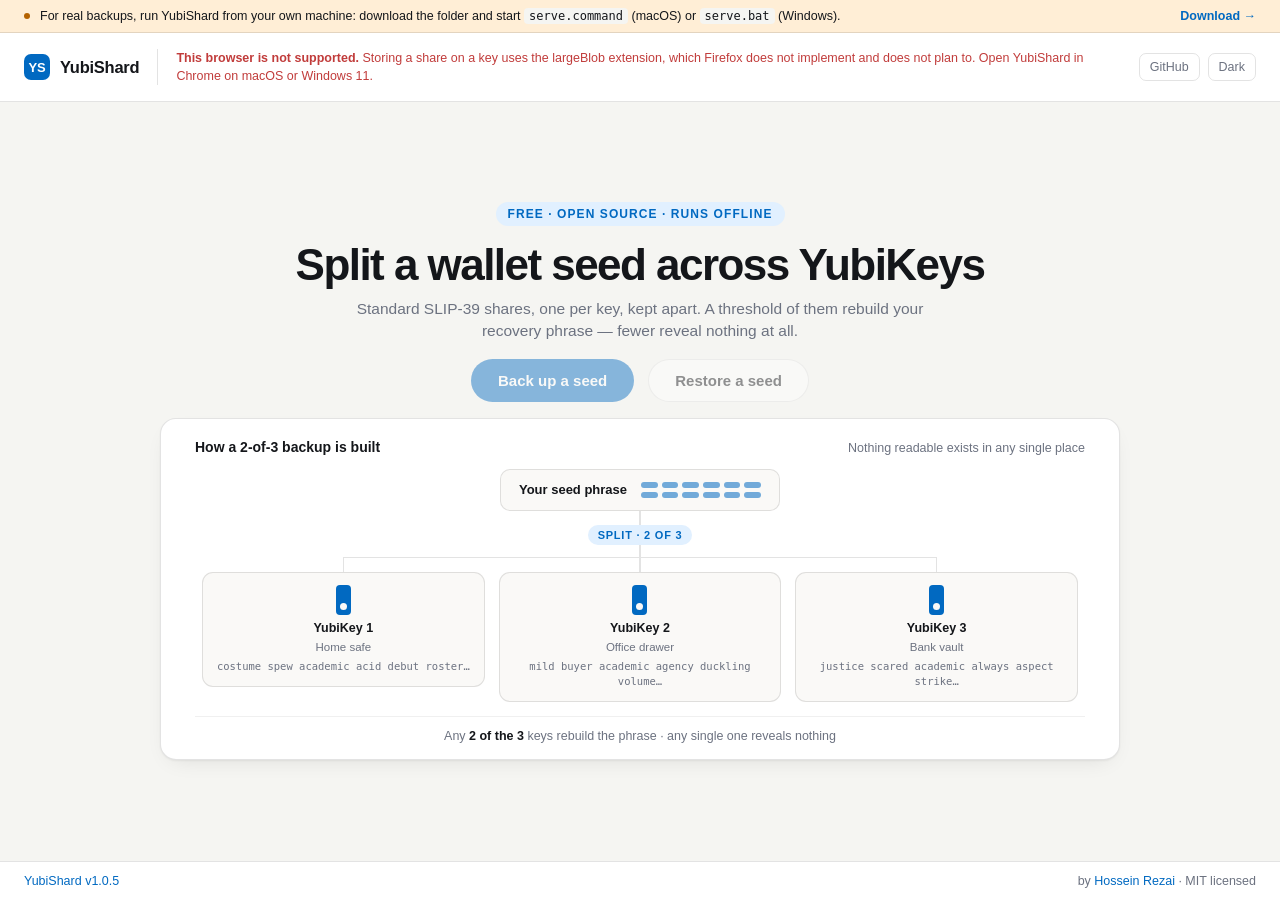
<file: index.html>
<!DOCTYPE html>
<html lang="en">

<head>
  <meta charset="utf-8">
  <meta name="viewport" content="width=device-width, initial-scale=1">
  <meta name="description"
    content="Split a wallet recovery phrase into SLIP-39 shares and store one on each YubiKey. A threshold of them rebuild the phrase; fewer reveal nothing.">
  <title>YubiShard — split a wallet seed across YubiKeys</title>
  <link rel="stylesheet" href="styles.css">
</head>

<body>

  <div class="shell">

    <div class="banner" id="dl-banner">
      <span class="banner-dot"></span>
      <span>For real backups, run YubiShard from your own machine: download the folder and start
        <code>serve.command</code> (macOS) or <code>serve.bat</code> (Windows).</span>
      <a href="https://github.com/hosseinpro/yubishard/releases/latest/download/yubishard.zip">Download →</a>
    </div>

    <header class="top">
      <button class="brand" type="button" data-act="home">
        <span class="brand-mark" aria-hidden="true">YS</span>
        <span class="brand-name">YubiShard</span>
      </button>
      <span class="env-warn" id="env-banner"></span>
      <div class="top-actions">
        <a class="btn-ghost-sm" href="https://github.com/hosseinpro/yubishard" target="_blank" rel="noopener">GitHub</a>
        <button class="btn-ghost-sm" type="button" data-act="theme" id="theme-btn">Dark</button>
      </div>
    </header>

    <main class="home" id="home">
      <span class="pill">Free · open source · runs offline</span>
      <h1 class="hero">Split a wallet seed across YubiKeys</h1>
      <p class="lede">Standard SLIP-39 shares, one per key, kept apart. A threshold of them rebuild
        your recovery phrase — fewer reveal nothing at all.</p>
      <div class="cta-row">
        <button class="btn btn-primary" type="button" data-act="backup">Back up a seed</button>
        <button class="btn btn-outline" type="button" data-act="restore">Restore a seed</button>
      </div>

      <div class="diagram">
        <div class="diagram-head">
          <span>How a 2-of-3 backup is built</span>
          <span>Nothing readable exists in any single place</span>
        </div>
        <div class="diagram-body">
          <div class="seedbox">
            <span>Your seed phrase</span>
            <span class="ticks" aria-hidden="true">
              <i></i><i></i><i></i><i></i><i></i><i></i><i></i><i></i><i></i><i></i><i></i><i></i>
            </span>
          </div>
          <span class="stem"></span>
          <span class="split-pill">split · 2 of 3</span>
          <span class="stem short"></span>
          <div class="shards">
            <div class="shard">
              <span class="rail"><i></i><i></i></span>
              <span class="stem"></span>
              <div class="shard-card">
                <span class="key-icon" aria-hidden="true"><i></i></span>
                <span class="shard-name">YubiKey 1</span>
                <span class="shard-place">Home safe</span>
                <span class="shard-blob">costume spew academic acid debut roster…</span>
              </div>
            </div>
            <div class="shard">
              <span class="rail"><i></i><i></i></span>
              <span class="stem"></span>
              <div class="shard-card">
                <span class="key-icon" aria-hidden="true"><i></i></span>
                <span class="shard-name">YubiKey 2</span>
                <span class="shard-place">Office drawer</span>
                <span class="shard-blob">mild buyer academic agency duckling volume…</span>
              </div>
            </div>
            <div class="shard">
              <span class="rail"><i></i><i></i></span>
              <span class="stem"></span>
              <div class="shard-card">
                <span class="key-icon" aria-hidden="true"><i></i></span>
                <span class="shard-name">YubiKey 3</span>
                <span class="shard-place">Bank vault</span>
                <span class="shard-blob">justice scared academic always aspect strike…</span>
              </div>
            </div>
          </div>
          <div class="diagram-foot">Any <b>2 of the 3</b> keys rebuild the phrase · any single one
            reveals nothing</div>
        </div>
      </div>
    </main>

    <main class="flow" id="flow" hidden>
      <nav class="side" aria-label="Progress">
        <button class="back-link" type="button" data-act="home">← All tools</button>
        <div class="kicker" id="flow-kicker">Backup</div>
        <h1 class="flow-title" id="flow-title">Split and seal</h1>
        <ol class="stepper" id="stepper"></ol>
      </nav>

      <div class="stage">

        <section class="panel" id="p-seed" hidden>
          <h2 class="title">Enter your recovery phrase</h2>
          <p class="sub">Paste it into any box and the rest fill in automatically. It stays in this tab's
            memory only — never saved, never sent.</p>
          <div class="wordbar" role="group" aria-label="Phrase length">
            <button class="chip" type="button" id="chip12" data-act="count12" aria-pressed="false">12 words</button>
            <button class="chip" type="button" id="chip20" data-act="count20" aria-pressed="false">20 words</button>
            <button class="chip" type="button" id="chip24" data-act="count24" aria-pressed="false">24 words</button>
            <span class="note" id="std-hint"></span>
            <span class="note" id="word-progress"></span>
          </div>
          <div class="wordgrid" id="wordgrid" role="group" aria-label="Recovery phrase"></div>
          <div class="card pass-card">
            <span class="field-label" id="pass-q">Does this wallet use a passphrase?</span>
            <div class="chip-row" role="group" aria-labelledby="pass-q">
              <button class="chip" type="button" id="pass-no" data-act="pass-no" aria-pressed="false">No</button>
              <button class="chip" type="button" id="pass-yes" data-act="pass-yes" aria-pressed="false">Yes</button>
            </div>
            <div class="field pass-field" id="decrypt-pass-wrap" hidden>
              <label class="field-label" for="input-pass">Passphrase for this share</label>
              <input class="text" type="password" id="input-pass" data-act="inputpass" autocomplete="off"
                aria-describedby="input-pass-help" placeholder="The one that unlocks these 20 words">
              <span class="field-help" id="input-pass-help">Needed to read the share. Without it the words decode to a
                different secret, with no way to tell.</span>
            </div>
          </div>
          <div class="actions">
            <button class="btn btn-primary" type="button" id="seed-next" data-act="seed-next">Continue</button>
            <span class="note" id="seed-fp-wrap" hidden><span id="seed-fp-label"></span>
              <span class="mono" id="seed-fp"></span> — stored on every key, so a restore shows it
              back to you</span>
            <span class="note" id="seed-blocked">Answer the passphrase question to continue</span>
          </div>
          <div class="err-line" id="seed-err" role="alert" hidden></div>
          <div class="demo-row">
            <button class="linkbtn" type="button" data-act="demo">Fill with a throwaway test phrase</button>
          </div>
        </section>

        <section class="panel" id="p-split" hidden>
          <h2 class="title">Choose how to split it</h2>
          <p class="sub">More shares means more places to lose one safely. A lower threshold means an
            easier recovery — and an easier theft.</p>
          <div class="card">
            <div class="slider-head"><span>Total shares</span><span id="n-val">5</span></div>
            <input type="range" min="1" max="10" step="1" value="5" id="n-range" data-act="n" aria-label="Total shares">
            <div class="slider-head spaced"><span>Needed to restore</span><span id="m-val">3</span></div>
            <input type="range" min="1" max="10" step="1" value="3" id="m-range" data-act="m"
              aria-label="Needed to restore">
            <div class="viz-row" id="viz" aria-hidden="true"></div>
            <p class="split-sentence" id="split-sentence"></p>
            <p class="split-note" id="split-note"></p>
          </div>
          <div class="actions">
            <button class="btn btn-primary" type="button" id="split-next" data-act="split-next">Split</button>
            <button class="btn btn-outline" type="button" data-act="back">Back</button>
          </div>
        </section>

        <section class="panel" id="p-encrypt" hidden>
          <h2 class="title">Write each share to a YubiKey</h2>
          <p class="sub" id="pin-note"></p>
          <ul class="rows" id="enc-rows"></ul>
          <div class="actions" id="to-verify-wrap" hidden>
            <button class="btn btn-primary" type="button" data-act="to-verify">Verify the backup →</button>
          </div>
        </section>

        <section class="panel" id="p-verify" hidden>
          <h2 class="title">Prove it restores</h2>
          <p class="sub" id="verify-sub"></p>
          <ul class="rows" id="verify-rows"></ul>
          <div class="actions">
            <button class="btn btn-primary" type="button" id="verify-btn" data-act="verify-read">
              <span class="spinner" hidden></span>
              <span class="btn-label">Read a YubiKey</span>
            </button>
            <span class="result" id="verify-msg" role="status"></span>
          </div>
        </section>

        <section class="panel" id="p-done" hidden>
          <div class="badge-ok" id="done-badge"></div>
          <h2 class="title">Your backup is ready</h2>
          <p class="sub">Store the keys in different places. <span id="done-fp-label"></span>
            <span class="mono" id="done-fp"></span> — a future restore must show the same.
          </p>
          <ul class="done-grid" id="done-grid"></ul>
          <div class="actions">
            <button class="btn btn-danger" type="button" data-act="wipe">Wipe this session</button>
            <span class="note err">Then close every YubiShard tab — the phrase stays in memory until the
              last one is closed.</span>
          </div>
        </section>

        <section class="panel" id="p-collect" hidden>
          <h2 class="title">Read your YubiKeys</h2>
          <p class="sub">Plug in one key at a time and read its share.</p>
          <ul class="rows" id="collect-rows"></ul>
          <div class="actions">
            <button class="btn btn-primary" type="button" id="read-btn" data-act="read-key">
              <span class="spinner" hidden></span>
              <span class="btn-label">Read a YubiKey</span>
            </button>
            <span class="note" id="collect-hint"></span>
          </div>
          <div class="err-line" id="read-err" role="alert" hidden></div>
        </section>

        <section class="panel" id="p-restored" hidden>
          <div class="badge-ok">Seed reconstructed</div>
          <h2 class="title">Here is your recovery phrase</h2>
          <p class="sub"><span id="restored-kind"></span> · <b id="restored-passphrase"></b>
            · <span id="restored-fp-label"></span>
            <span class="mono" id="restored-fp"></span>. Close this tab as soon as you have what you
            need.
          </p>
          <div class="err-line" id="restored-pass" hidden></div>
          <div class="reveal-wrap">
            <div class="words-out is-hidden" id="words-out"></div>
          </div>
          <p class="split-note" id="restored-alt" hidden></p>
          <div class="actions">
            <button class="btn btn-primary" type="button" id="reveal-btn" data-act="reveal">Reveal phrase</button>
            <button class="btn btn-outline" type="button" id="copy-seed-btn" data-act="copy-seed">Copy phrase</button>
            <button class="btn btn-danger" type="button" data-act="wipe">Wipe this session</button>
            <span class="note err">Then close every YubiShard tab — the phrase stays in memory until the
              last one is closed.</span>
          </div>
        </section>

      </div>
    </main>

    <footer class="foot">
      <span><a href="https://github.com/hosseinpro/yubishard/releases/tag/v1.0.5" target="_blank"
          rel="noopener">YubiShard v1.0.5</a></span>
      <span class="right">by <a href="https://www.hosspro.com/" target="_blank" rel="noopener">Hossein Rezai</a> · MIT
        licensed</span>
    </footer>

  </div>

  <template id="tpl-step">
    <li class="step">
      <div class="step-rail"><span class="step-dot"></span><span class="step-line"></span></div>
      <div class="step-body">
        <div class="step-title"></div>
        <div class="step-note"></div>
      </div>
    </li>
  </template>

  <template id="tpl-word">
    <label class="word">
      <span class="sr-only">Word</span>
      <span class="word-n"></span>
      <input spellcheck="false" autocomplete="off" data-act="word">
    </label>
  </template>

  <template id="tpl-viz">
    <div class="viz"><i></i><span></span></div>
  </template>

  <template id="tpl-enc-row">
    <li class="row">
      <div class="row-head">
        <span class="row-dot"></span>
        <span class="row-title"></span>
        <span class="row-sub"></span>
        <span class="status"></span>
      </div>
      <div class="row-body" hidden>
        <div class="field-grid">
          <label class="field">
            <span class="field-label">Label for this key</span>
            <input class="text f-label" data-act="keylabel" placeholder="e.g. Home safe — blue key">
          </label>
        </div>
        <div class="actions">
          <button class="btn btn-primary btn-mid f-write" type="button" data-act="write-key">
            <span class="spinner" hidden></span><span class="btn-label"></span>
          </button>
          <span class="note f-hint"></span>
        </div>
        <div class="err-line">
          <span class="f-err" role="alert"></span>
          <span class="addr-inline f-addr" hidden>
            <span class="f-addr-lead"></span>
            <code class="f-addr-url"></code>
            <button class="icon-btn" type="button" data-act="copy-keys-url" title="Copy address"
              aria-label="Copy address">
              <svg viewBox="0 0 16 16" aria-hidden="true" focusable="false">
                <rect x="5.5" y="5.5" width="8" height="9" rx="1.5"></rect>
                <path d="M10.5 3.5v-1a1 1 0 0 0-1-1h-6a1 1 0 0 0-1 1v8a1 1 0 0 0 1 1h1"></path>
              </svg>
            </button>
            <span class="f-addr-done"></span>
          </span>
        </div>
      </div>
      <div class="row-done" hidden>
        <div class="note f-stored"></div>
      </div>
    </li>
  </template>

  <template id="tpl-read-row">
    <li class="row is-done">
      <div class="row-head">
        <span class="row-dot">✓</span>
        <span class="row-title"></span>
        <span class="row-sub"></span>
        <span class="status ok">Read</span>
      </div>
    </li>
  </template>

  <template id="tpl-done-card">
    <li class="done-card">
      <div class="done-head"><span class="done-num"></span><span class="done-label"></span></div>
      <div class="done-blob"></div>
    </li>
  </template>

  <template id="tpl-word-out">
    <div class="word">
      <span class="word-n"></span>
      <span class="value"></span>
    </div>
  </template>

  <script src="app.js"></script>

</body>

</html>
</file>
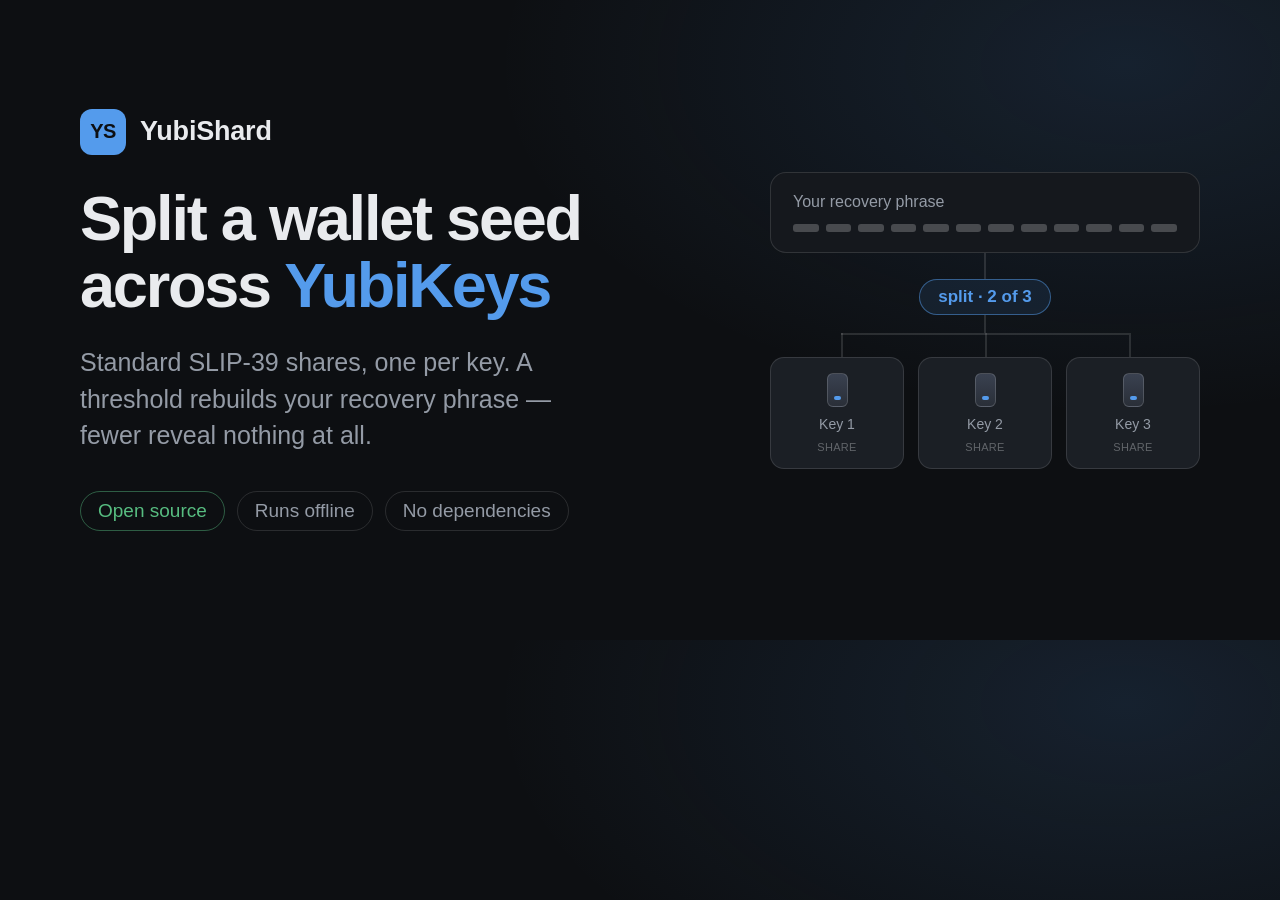
<file: .github/social-card.html>
<!doctype html>
<!-- Source for social-card.png. Re-render after editing:
     "/Applications/Google Chrome.app/Contents/MacOS/Google Chrome" --headless --disable-gpu \
       --screenshot=.github/social-card.png --window-size=1280,640 --hide-scrollbars \
       file://$PWD/.github/social-card.html -->
<meta charset="utf-8">
<style>
  :root {
    --bg: #0d0f12;
    --panel: #15181d;
    --panel2: #1b1f25;
    --text: #e9ebee;
    --dim: #949ba6;
    --line: rgba(255, 255, 255, .12);
    --accent: oklch(0.68 0.14 253);
    --ok: oklch(0.72 0.13 155);
  }

  * { box-sizing: border-box; margin: 0; }

  body {
    width: 1280px; height: 640px; overflow: hidden;
    background:
      radial-gradient(900px 500px at 88% 10%, oklch(0.68 0.14 253 / .13), transparent 70%),
      var(--bg);
    color: var(--text);
    font-family: "Helvetica Neue", Helvetica, sans-serif;
    -webkit-font-smoothing: antialiased;
    display: grid; grid-template-columns: 1fr 430px; gap: 56px;
    align-items: center;
    padding: 76px 80px;
  }

  .brand { display: flex; align-items: center; gap: 14px; margin-bottom: 30px; }
  .mark {
    width: 46px; height: 46px; border-radius: 12px;
    background: var(--accent); color: #0d0f12;
    display: grid; place-items: center;
    font-size: 20px; font-weight: 800; letter-spacing: -.5px;
  }
  .name { font-size: 27px; font-weight: 700; letter-spacing: -.2px; }

  h1 {
    font-size: 63px; line-height: 1.06; letter-spacing: -2.2px; font-weight: 700;
    margin-bottom: 26px;
  }
  h1 b { color: var(--accent); font-weight: 700; }

  p { font-size: 25px; line-height: 1.45; color: var(--dim); max-width: 21em; }

  .foot { display: flex; align-items: center; gap: 12px; margin-top: 38px; font-size: 19px; }
  .pill {
    border: 1px solid var(--line); border-radius: 999px;
    padding: 8px 17px; color: var(--dim);
  }
  .pill.on { border-color: oklch(0.72 0.13 155 / .45); color: var(--ok); }

  .viz { display: flex; flex-direction: column; align-items: center; }

  .seed {
    width: 100%; background: var(--panel); border: 1px solid var(--line);
    border-radius: 16px; padding: 20px 22px;
  }
  .seed span { font-size: 16px; color: var(--dim); }
  .ticks { display: flex; gap: 7px; margin-top: 13px; }
  .ticks i { height: 8px; flex: 1; border-radius: 3px; background: rgba(255, 255, 255, .22); }

  .stem { width: 2px; height: 26px; background: var(--line); }

  .split {
    border: 1px solid oklch(0.68 0.14 253 / .5); color: var(--accent);
    background: oklch(0.68 0.14 253 / .1);
    border-radius: 999px; padding: 7px 18px; font-size: 17px; font-weight: 600;
  }

  .rail { position: relative; width: 100%; height: 24px; }
  .rail::before {
    content: ""; position: absolute; top: 0; left: 16.6%; right: 16.6%;
    height: 2px; background: var(--line);
  }
  .rail i {
    position: absolute; top: 0; width: 2px; height: 24px; background: var(--line);
  }
  .rail i:nth-child(1) { left: 16.6%; }
  .rail i:nth-child(2) { left: 50%; }
  .rail i:nth-child(3) { left: 83.4%; }

  .keys { display: flex; gap: 14px; width: 100%; }
  .key {
    flex: 1; background: var(--panel2); border: 1px solid var(--line);
    border-radius: 14px; padding: 15px 12px;
    display: flex; flex-direction: column; align-items: center; gap: 9px;
  }
  .key u {
    width: 21px; height: 34px; border-radius: 6px;
    background: linear-gradient(180deg, #3a4150, #2a2f38);
    border: 1px solid rgba(255, 255, 255, .16);
    position: relative;
  }
  .key u::after {
    content: ""; position: absolute; inset: auto 6px 6px; height: 4px;
    border-radius: 2px; background: var(--accent);
  }
  .key em { font-style: normal; font-size: 14px; color: var(--dim); }
  .key s { text-decoration: none; font-size: 11px; color: rgba(233, 235, 238, .34); letter-spacing: .3px; }
</style>

<div>
  <div class="brand">
    <span class="mark">YS</span>
    <span class="name">YubiShard</span>
  </div>
  <h1>Split a wallet seed<br>across <b>YubiKeys</b></h1>
  <p>Standard SLIP-39 shares, one per key. A threshold rebuilds your recovery phrase — fewer
    reveal nothing at all.</p>
  <div class="foot">
    <span class="pill on">Open source</span>
    <span class="pill">Runs offline</span>
    <span class="pill">No dependencies</span>
  </div>
</div>

<div class="viz">
  <div class="seed">
    <span>Your recovery phrase</span>
    <div class="ticks"><i></i><i></i><i></i><i></i><i></i><i></i><i></i><i></i><i></i><i></i><i></i><i></i></div>
  </div>
  <div class="stem"></div>
  <div class="split">split · 2 of 3</div>
  <div class="stem" style="height:18px"></div>
  <div class="rail"><i></i><i></i><i></i></div>
  <div class="keys">
    <div class="key"><u></u><em>Key 1</em><s>SHARE</s></div>
    <div class="key"><u></u><em>Key 2</em><s>SHARE</s></div>
    <div class="key"><u></u><em>Key 3</em><s>SHARE</s></div>
  </div>
</div>
</file>
<file: styles.css>
:root {
  color-scheme: light;
  --bg: #f5f5f2; --panel: #ffffff; --panel2: #faf9f7;
  --text: #14161a; --dim: #6c7280;
  --line: rgba(0, 0, 0, .11); --line2: rgba(0, 0, 0, .06);
  --accent: oklch(0.52 0.16 253); --accentSoft: oklch(0.95 0.03 253); --accentText: #fff;
  --ok: oklch(0.55 0.13 155); --okSoft: oklch(0.95 0.04 155);
  --warn: oklch(0.58 0.14 60); --warnSoft: oklch(0.96 0.04 70);
  --danger: oklch(0.55 0.17 25);
  --shadow: 0 1px 2px rgba(0, 0, 0, .05), 0 8px 24px -12px rgba(0, 0, 0, .14);
  --mono: ui-monospace, Menlo, monospace;
}

:root[data-dark] {
  color-scheme: dark;
  --bg: #0d0f12; --panel: #15181d; --panel2: #1b1f25;
  --text: #e9ebee; --dim: #949ba6;
  --line: rgba(255, 255, 255, .12); --line2: rgba(255, 255, 255, .06);
  --accent: oklch(0.68 0.14 253); --accentSoft: oklch(0.32 0.06 253); --accentText: #0d0f12;
  --ok: oklch(0.72 0.13 155); --okSoft: oklch(0.30 0.06 155);
  --warn: oklch(0.76 0.13 70); --warnSoft: oklch(0.30 0.06 70);
  --danger: oklch(0.68 0.16 25);
  --shadow: 0 1px 2px rgba(0, 0, 0, .4), 0 8px 24px -12px rgba(0, 0, 0, .6);
}

* { box-sizing: border-box; }

[hidden] { display: none !important; }

.sr-only {
  position: absolute; width: 1px; height: 1px;
  clip-path: inset(50%); overflow: hidden; white-space: nowrap;
}

body {
  margin: 0;
  background: var(--bg); color: var(--text);
  font-family: "Helvetica Neue", Helvetica, "Segoe UI", sans-serif;
  -webkit-font-smoothing: antialiased;
}

a { color: var(--accent); text-decoration: none; }
a:hover { text-decoration: underline; }

input, textarea, button { font-family: inherit; color: inherit; }

input:focus-visible, textarea:focus-visible { outline: 2px solid var(--accent); outline-offset: 1px; }

@keyframes spin {
  to { transform: rotate(360deg); }
}

@keyframes fade {
  from { opacity: 0; transform: translateY(4px); }
  to { opacity: 1; transform: none; }
}

.shell { min-height: 100vh; display: flex; flex-direction: column; }

/* ---------- banner + header ---------- */

.banner {
  display: flex; align-items: center; gap: 10px;
  padding: 9px 24px;
  border-bottom: 1px solid var(--line);
  background: var(--warnSoft);
  font-size: 12.5px;
}

.banner-dot {
  width: 6px; height: 6px; flex: none;
  border-radius: 50%;
  background: var(--warn);
}

.banner a { margin-left: auto; font-weight: 600; white-space: nowrap; }

.top {
  display: flex; align-items: center; gap: 18px;
  padding: 16px 24px;
  border-bottom: 1px solid var(--line);
  background: var(--panel);
}

.brand {
  display: flex; align-items: center; gap: 10px;
  padding: 0; border: 0;
  background: transparent; color: var(--text);
  cursor: pointer;
}

.brand-mark {
  display: flex; align-items: center; justify-content: center;
  width: 26px; height: 26px;
  border-radius: 7px;
  background: var(--accent); color: var(--accentText);
  font-size: 13px; font-weight: 700; letter-spacing: -.02em;
}

.brand-name { font-size: 16.5px; font-weight: 700; letter-spacing: -.015em; }

.top-actions { margin-left: auto; display: flex; align-items: center; gap: 8px; }

.btn-ghost-sm {
  padding: 6px 10px;
  border: 1px solid var(--line); border-radius: 7px;
  background: transparent; color: var(--dim);
  font-size: 12.5px; cursor: pointer;
}

.btn-ghost-sm:hover { color: var(--text); text-decoration: none; }

/* ---------- buttons ---------- */

.btn {
  display: inline-flex; align-items: center; gap: 9px;
  padding: 13px 26px;
  border: 1px solid transparent; border-radius: 999px;
  background: transparent;
  font-size: 14.5px; font-weight: 600; cursor: pointer;
}

.btn:disabled { opacity: .45; cursor: default; }

.btn-primary { background: var(--accent); color: var(--accentText); }

.btn-outline, .btn-danger { padding: 13px 22px; border-color: var(--line); }
.btn-danger { color: var(--danger); }

.btn-mid { padding: 12px 22px; font-size: 14px; }

.linkbtn {
  padding: 0; border: 0;
  background: transparent; color: var(--accent);
  font-size: 12.5px; text-decoration: underline; cursor: pointer;
}

.spinner {
  width: 13px; height: 13px; flex: none;
  border: 2px solid rgba(255, 255, 255, .35); border-top-color: currentColor;
  border-radius: 50%;
  animation: spin .7s linear infinite;
}

/* ---------- home ---------- */

.home {
  flex: 1;
  display: flex; flex-direction: column; align-items: center; justify-content: center;
  gap: 16px;
  padding: 24px 24px 26px;
}

.pill {
  padding: 5px 12px; border-radius: 999px;
  background: var(--accentSoft); color: var(--accent);
  font-size: 12px; font-weight: 700; letter-spacing: .09em; text-transform: uppercase;
}

.hero {
  margin: 0; max-width: 800px;
  font-size: 44px; font-weight: 700; line-height: 1.05; letter-spacing: -.035em;
  text-align: center; text-wrap: balance;
}

.lede {
  margin: -6px 0 0; max-width: 620px;
  font-size: 15.5px; line-height: 1.45; color: var(--dim);
  text-align: center; text-wrap: pretty;
}

.cta-row { display: flex; gap: 14px; }
.cta-row .btn { padding: 12px 26px; font-size: 15px; }
.cta-row .btn-outline { background: var(--panel); }

.diagram {
  width: 100%; max-width: 960px;
  padding: 20px 34px 16px;
  border: 1px solid var(--line); border-radius: 16px;
  background: var(--panel);
  box-shadow: var(--shadow);
}

.diagram-head {
  display: flex; align-items: baseline; justify-content: space-between;
  gap: 16px; flex-wrap: wrap;
  margin-bottom: 14px;
  font-size: 14px; font-weight: 600;
}

.diagram-head span:last-child { font-size: 12.5px; font-weight: 400; color: var(--dim); }

.diagram-body { display: flex; flex-direction: column; align-items: center; }

.seedbox {
  display: flex; align-items: center; gap: 14px;
  padding: 12px 18px;
  border: 1px solid var(--line); border-radius: 10px;
  background: var(--panel2);
  font-size: 13px; font-weight: 600;
}

.ticks { display: grid; grid-template-columns: repeat(6, 1fr); gap: 4px; width: 120px; }
.ticks i { height: 6px; border-radius: 3px; background: var(--accent); opacity: .55; }

.stem { width: 1.5px; height: 14px; background: var(--line); }
.stem.short { height: 12px; }

.split-pill {
  padding: 4px 10px; border-radius: 999px;
  background: var(--accentSoft); color: var(--accent);
  font-size: 11px; font-weight: 700; letter-spacing: .07em; text-transform: uppercase;
}

.shards { display: grid; grid-template-columns: repeat(3, 1fr); width: 100%; }

.shard { display: flex; flex-direction: column; align-items: center; }

.rail { display: flex; width: 100%; height: 1.5px; }
.rail i { flex: 1; background: var(--line); }

.shard:first-child .rail i:first-child,
.shard:last-child .rail i:last-child { background: transparent; }

.shard-card {
  display: flex; flex-direction: column; align-items: center; gap: 6px;
  width: calc(100% - 14px);
  padding: 12px;
  border: 1px solid var(--line); border-radius: 11px;
  background: var(--panel2);
}

.key-icon {
  display: flex; align-items: flex-end; justify-content: center;
  width: 15px; height: 30px;
  border-radius: 4px;
  background: var(--accent);
}

.key-icon i {
  width: 7px; height: 7px; margin-bottom: 5px;
  border-radius: 50%;
  background: var(--panel2);
}

.shard-name { font-size: 12.5px; font-weight: 600; }
.shard-place { font-size: 11.5px; color: var(--dim); }

/* Wrap between words, never inside one — a mnemonic split mid-word reads as
   corruption. */
.shard-blob {
  font: 10.5px/1.4 var(--mono); color: var(--dim);
  word-break: normal; overflow-wrap: break-word;
  text-align: center;
}

.diagram-foot {
  width: 100%; margin-top: 14px; padding-top: 12px;
  border-top: 1px solid var(--line2);
  font-size: 12.5px; color: var(--dim); text-align: center;
}

.diagram-foot b { color: var(--text); font-weight: 600; }

/* ---------- flow shell ---------- */

.flow { flex: 1; display: grid; grid-template-columns: 296px 1fr; align-items: start; }

.side {
  min-height: 100%; padding: 30px 24px;
  border-right: 1px solid var(--line);
  background: var(--panel2);
}

.back-link {
  margin-bottom: 22px; padding: 0; border: 0;
  background: transparent; color: var(--dim);
  font-size: 12.5px; cursor: pointer;
}

.kicker {
  font-size: 11px; font-weight: 700; letter-spacing: .09em; text-transform: uppercase;
  color: var(--dim);
}

.flow-title { margin: 6px 0 0; font-size: 22px; font-weight: 700; letter-spacing: -.02em; }

.stepper {
  display: flex; flex-direction: column;
  margin: 24px 0 0; padding: 0; list-style: none;
}

.step { display: grid; grid-template-columns: 24px 1fr; gap: 12px; padding-bottom: 18px; }

.step-rail { display: flex; flex-direction: column; align-items: center; gap: 4px; }

.step-dot, .row-dot {
  display: flex; align-items: center; justify-content: center;
  flex: none;
  border: 1.5px solid var(--line); border-radius: 50%;
  color: var(--dim);
  font-size: 12px; font-weight: 700;
}

.step-dot { width: 24px; height: 24px; }
.row-dot { width: 26px; height: 26px; font-family: var(--mono); }

.step.is-done .step-dot,
.row.is-done .row-dot { border-color: var(--ok); background: var(--ok); color: var(--accentText); }

.step.is-active .step-dot,
.row.is-active .row-dot { border-color: var(--accent); background: var(--accent); color: var(--accentText); }

.step-line { flex: 1; width: 1.5px; min-height: 10px; background: var(--line); }

.step-body { padding-top: 2px; }

.step-title { font-size: 13.5px; font-weight: 600; line-height: 1.35; color: var(--dim); }

.step-note { margin-top: 3px; font-size: 12.5px; line-height: 1.45; color: var(--dim); }

.step.is-done .step-line { background: var(--ok); }

.step.is-done .step-title,
.step.is-active .step-title { color: var(--text); }

.stage { max-width: 860px; padding: 44px 48px 80px; }

.panel:not([hidden]) { animation: fade .25s ease; }

.title { margin: 0; font-size: 31px; font-weight: 700; letter-spacing: -.025em; }

.sub {
  margin: 12px 0 0; max-width: 620px;
  font-size: 15px; line-height: 1.55; color: var(--dim);
  text-wrap: pretty;
}

.actions { display: flex; align-items: center; gap: 14px; flex-wrap: wrap; margin-top: 22px; }

.note { font-size: 13px; color: var(--dim); }
.note.err { color: var(--danger); }

.mono { font-family: var(--mono); font-weight: 600; color: var(--text); }

.card {
  margin-top: 26px; padding: 26px;
  border: 1px solid var(--line); border-radius: 12px;
  background: var(--panel);
}

/* ---------- seed grid ---------- */

.wordbar, .chip-row { display: flex; gap: 8px; }
.wordbar { margin: 26px 0 18px; }
.wordbar .note { margin-left: auto; align-self: center; font-size: 12.5px; }
.chip-row { margin-top: 8px; }

.pass-card { margin-top: 16px; }
.pass-field { margin-top: 14px; }
.demo-row { margin-top: 18px; }

.chip {
  padding: 7px 14px;
  border: 1px solid var(--line); border-radius: 8px;
  background: transparent; color: var(--dim);
  font-size: 13px; font-weight: 600; cursor: pointer;
}

.chip.is-on { border-color: var(--accent); background: var(--accentSoft); color: var(--accent); }

.wordgrid, .words-out { display: grid; grid-template-columns: repeat(3, 1fr); gap: 10px; }
.wordgrid.cols-4, .words-out.cols-4 { grid-template-columns: repeat(4, 1fr); }

.wordgrid {
  padding: 18px;
  border: 1px solid var(--line); border-radius: 12px;
  background: var(--panel);
}

.word {
  display: flex; align-items: center; gap: 8px;
  height: 40px; padding: 0 10px;
  border: 1px solid var(--line); border-radius: 8px;
  background: var(--panel2);
}

.word-n {
  width: 16px; flex: none;
  font: 600 11px var(--mono); color: var(--dim);
  text-align: right;
}

.word input { width: 100%; padding: 0; border: 0; background: transparent; font-size: 14px; }
.word span.value { font-size: 14px; }

/* ---------- split ---------- */

.slider-head { display: flex; align-items: baseline; justify-content: space-between; }
.slider-head.spaced { margin-top: 26px; }
.slider-head span:first-child { font-size: 14px; font-weight: 600; }
.slider-head span:last-child { font: 700 22px var(--mono); }

input[type=range] { width: 100%; margin: 10px 0 0; accent-color: var(--accent); }

.viz-row { display: flex; gap: 8px; flex-wrap: wrap; margin-top: 30px; }

.viz {
  display: flex; flex-direction: column; align-items: center; justify-content: center;
  gap: 5px;
  width: 56px; height: 74px;
  border: 1.5px solid var(--line); border-radius: 9px;
  color: var(--dim);
}

.viz i { width: 12px; height: 16px; border-radius: 2px; background: var(--line); }
.viz span { font: 600 11px var(--mono); }

.viz.is-needed { border-color: var(--accent); background: var(--accentSoft); color: var(--accent); }
.viz.is-needed i { background: var(--accent); }

.split-sentence { margin: 20px 0 0; max-width: 560px; font-size: 14.5px; line-height: 1.6; }
.split-note { margin: 6px 0 0; font-size: 13px; color: var(--dim); }

/* ---------- share rows ---------- */

.rows {
  display: flex; flex-direction: column; gap: 10px;
  margin: 26px 0 0; padding: 0; list-style: none;
}

.row {
  padding: 14px 18px;
  border: 1px solid var(--line); border-radius: 12px;
  background: var(--panel2);
}

.row.is-active, .row.is-done { padding: 18px; }
.row.is-active { border-color: var(--accent); background: var(--panel); }

.row-head { display: flex; align-items: center; gap: 12px; }

.row-title { font-size: 15px; font-weight: 600; }
.row-sub { font-size: 13px; color: var(--dim); }

.status {
  margin-left: auto; padding: 4px 9px;
  border-radius: 6px;
  background: var(--line2); color: var(--dim);
  font-size: 12px; font-weight: 600;
}

.status.ok { background: var(--okSoft); color: var(--ok); }
.status.active { background: var(--accentSoft); color: var(--accent); }

.field-grid { display: grid; grid-template-columns: 1fr 1fr; gap: 14px; margin-top: 18px; }

.field { display: flex; flex-direction: column; gap: 6px; }
.field-label { font-size: 13px; font-weight: 600; }
.field-help { font-size: 12px; color: var(--dim); }

.text {
  width: 100%; height: 40px; padding: 0 12px;
  border: 1px solid var(--line); border-radius: 8px;
  background: var(--panel);
  font-size: 14px;
}

.row-done { margin-top: 14px; }

.err-line { margin-top: 10px; font-size: 13px; color: var(--danger); }

/* An address the user has to paste somewhere themselves, with a copy button. */

.addr-inline { display: inline-flex; align-items: center; gap: 6px; vertical-align: middle; }

.addr-inline code {
  padding: 4px 9px;
  border: 1px solid var(--line); border-radius: 6px;
  background: var(--bg); color: var(--text);
  font: 12.5px var(--mono); user-select: all;
}

.icon-btn {
  display: inline-flex; align-items: center; justify-content: center;
  width: 24px; height: 24px; flex: none;
  padding: 0;
  border: 1px solid var(--line); border-radius: 6px;
  background: var(--panel); color: var(--dim);
  cursor: pointer;
}

.icon-btn:hover { color: var(--text); border-color: var(--dim); }

.icon-btn svg {
  width: 14px; height: 14px;
  fill: none; stroke: currentColor;
  stroke-width: 1.4; stroke-linecap: round; stroke-linejoin: round;
}

.f-addr-done { font-size: 12.5px; font-weight: 600; color: var(--ok); }

/* ---------- environment warning ---------- */

/* Lives in the header rather than a box of its own: which origin the keys
   get bound to is a standing condition of the session, not a notice you
   read once and dismiss. */
.env-warn {
  flex: 1 1 auto; min-width: 0;
  padding-left: 18px;
  border-left: 1px solid var(--line);
  font-size: 12.5px; line-height: 1.45; color: var(--danger);
}

.env-warn b { font-weight: 600; }
.env-warn a { color: inherit; font-weight: 600; text-decoration: underline; }

.env-warn code, .banner code {
  padding: 1px 5px; border-radius: 4px;
  background: var(--bg);
  font: 12px var(--mono);
}

/* ---------- verify + collect ---------- */

.result { font-size: 13.5px; font-weight: 600; }
.result.ok { color: var(--ok); }
.result.err { color: var(--danger); }

/* ---------- done + restored ---------- */

.badge-ok {
  display: inline-flex; align-items: center; gap: 9px;
  padding: 6px 12px; border-radius: 999px;
  background: var(--okSoft); color: var(--ok);
  font-size: 13px; font-weight: 600;
}

.badge-ok+.title { margin-top: 18px; }

.done-grid {
  display: grid; grid-template-columns: 1fr 1fr; gap: 12px;
  margin: 26px 0 0; padding: 0; list-style: none;
}

.done-card {
  padding: 16px;
  border: 1px solid var(--line); border-radius: 11px;
  background: var(--panel);
}

.done-head { display: flex; align-items: center; gap: 9px; }

.done-num { font: 700 12px var(--mono); color: var(--dim); }
.done-label { font-size: 14px; font-weight: 600; }

.done-blob {
  margin-top: 8px; max-height: 54px; overflow: hidden;
  font: 11.5px/1.5 var(--mono); color: var(--dim);
  word-break: break-all;
}

.reveal-wrap {
  margin-top: 24px; padding: 20px;
  border: 1px solid var(--line); border-radius: 12px;
  background: var(--panel);
}

.words-out.is-hidden { filter: blur(7px); }

/* ---------- footer ---------- */

.foot {
  display: flex; gap: 18px; flex-wrap: wrap;
  padding: 12px 24px;
  border-top: 1px solid var(--line);
  background: var(--panel);
  font-size: 12.5px; color: var(--dim);
}

.foot .right { margin-left: auto; }

@media (max-width: 860px) {
  .flow { grid-template-columns: 1fr; }
  .side { min-height: 0; border-right: 0; border-bottom: 1px solid var(--line); }
  .stage { padding: 28px 20px 60px; }
  .field-grid, .done-grid { grid-template-columns: 1fr; }
  .hero { font-size: 34px; }
}

@media (max-width: 720px) {
  .banner, .top { padding-left: 16px; padding-right: 16px; }

  .banner { flex-wrap: wrap; align-items: flex-start; }
  .banner-dot { margin-top: 6px; }
  .banner > span + span { flex: 1 1 0; min-width: 0; }
  .banner a { flex-basis: 100%; margin-left: 16px; }

  .top { flex-wrap: wrap; gap: 12px 16px; }

  .env-warn {
    order: 1; flex-basis: 100%;
    padding: 12px 0 0;
    border-left: 0; border-top: 1px solid var(--line);
  }
}
</file>
